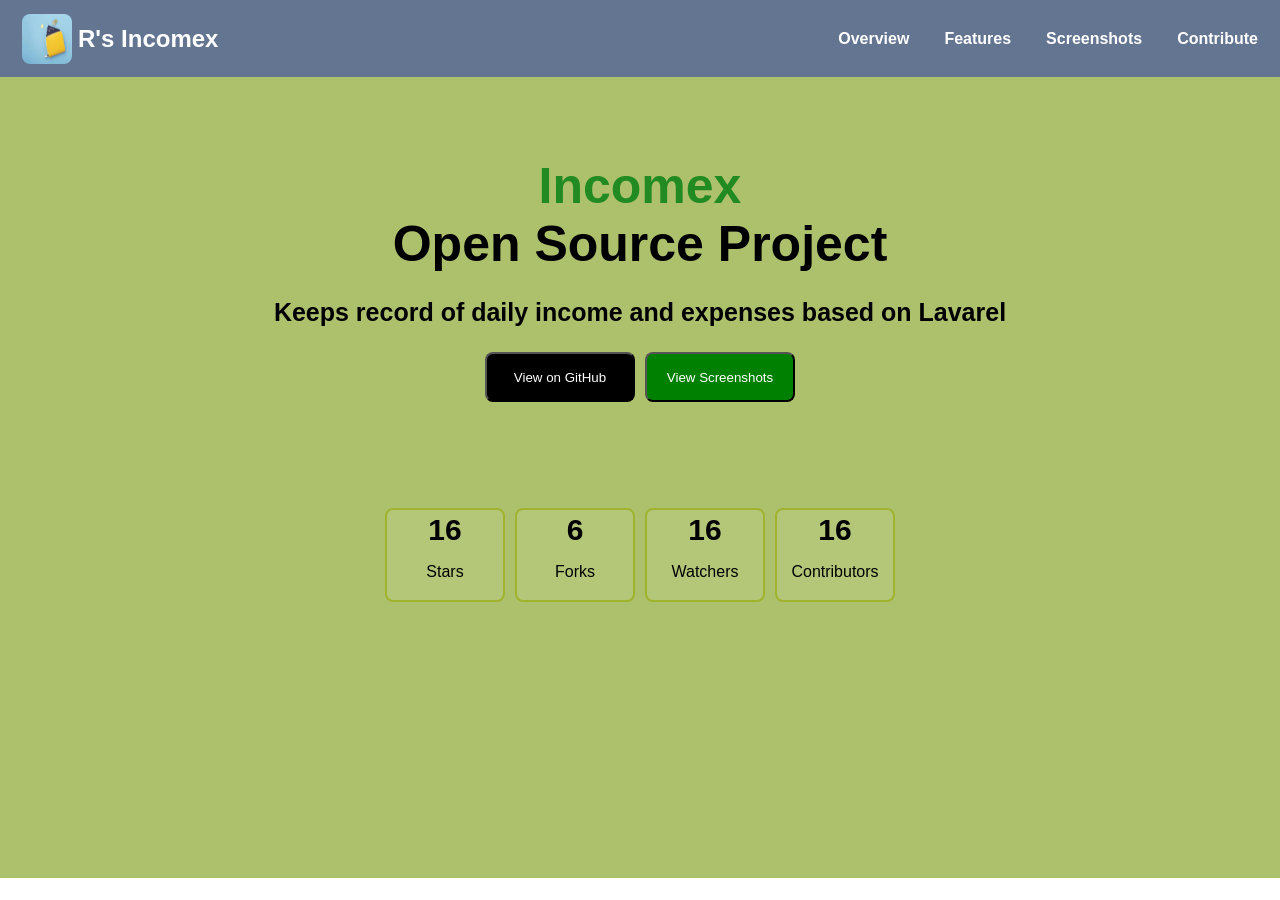
<file: index.html>
<!DOCTYPE html>
<html lang="en">
<head>
    <meta charset="UTF-8">
    <meta name="viewport" content="width=device-width, initial-scale=1.0">
    <title>Index of Expense Tracker</title>
    <link rel="stylesheet" href="/index.css">
    <script src="/index.js" defer></script>
</head>
<body>
     <header class="header">
    <div class="left">
      <img src="/Img/credit-card-in-wallet-with-coins-on-blue-background.webp" />
      <h2>R's Incomex</h2>
    </div>

    <div class="right">
      <nav>
        <!-- <button class="search">Search</button> -->
        <ul>
          <li>Overview</li>
          <li>Features</li>
          <li>Screenshots</li>
          <li>Contribute</li>
        </ul>
      </nav>
    </div>

    <div class="menu-icon">☰</div>

  </header>
  <main>
    <div class="firstpage">
      <div class="text">
        <h1 class="title">Incomex</h1>
        <h1>Open Source Project</h1>
        <h3>Keeps record of daily income and expenses based on Lavarel</h3>
      </div>

      <div class="buttons">
        <button class="gitbtn">View on GitHub</button>
        <button class="navigate">View Screenshots</button>
      </div>

      <div class="floatingbuttons">
        <div class="card">
          <h2>16</h2>
          <p>Stars</p>
        </div>
        <div class="card">
          <h2>6</h2>
          <p>Forks</p>
        </div>
        <div class="card">
          <h2>16</h2>
          <p>Watchers</p>
        </div>
        <div class="card">
          <h2>16</h2>
          <p>Contributors</p>
        </div>
      </div>

    </div>
 </main>

</body>
</html>
</file>
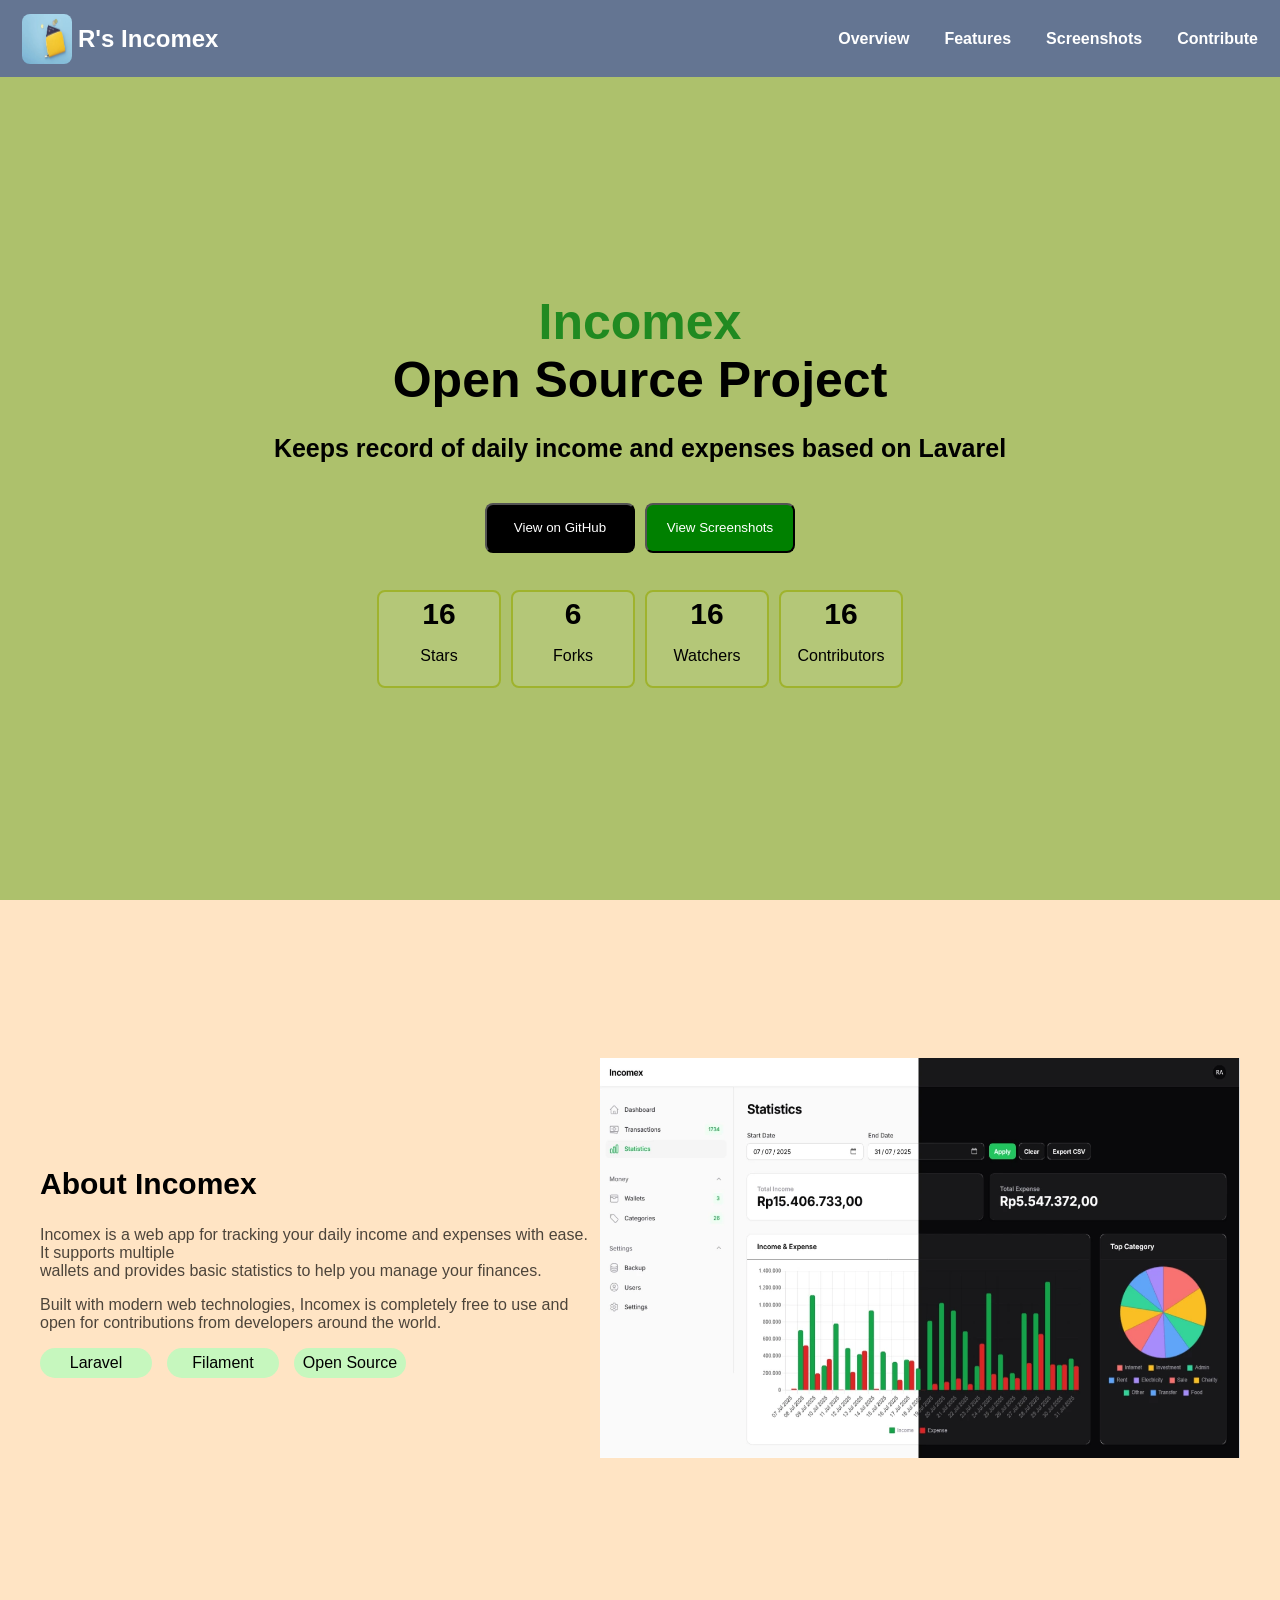
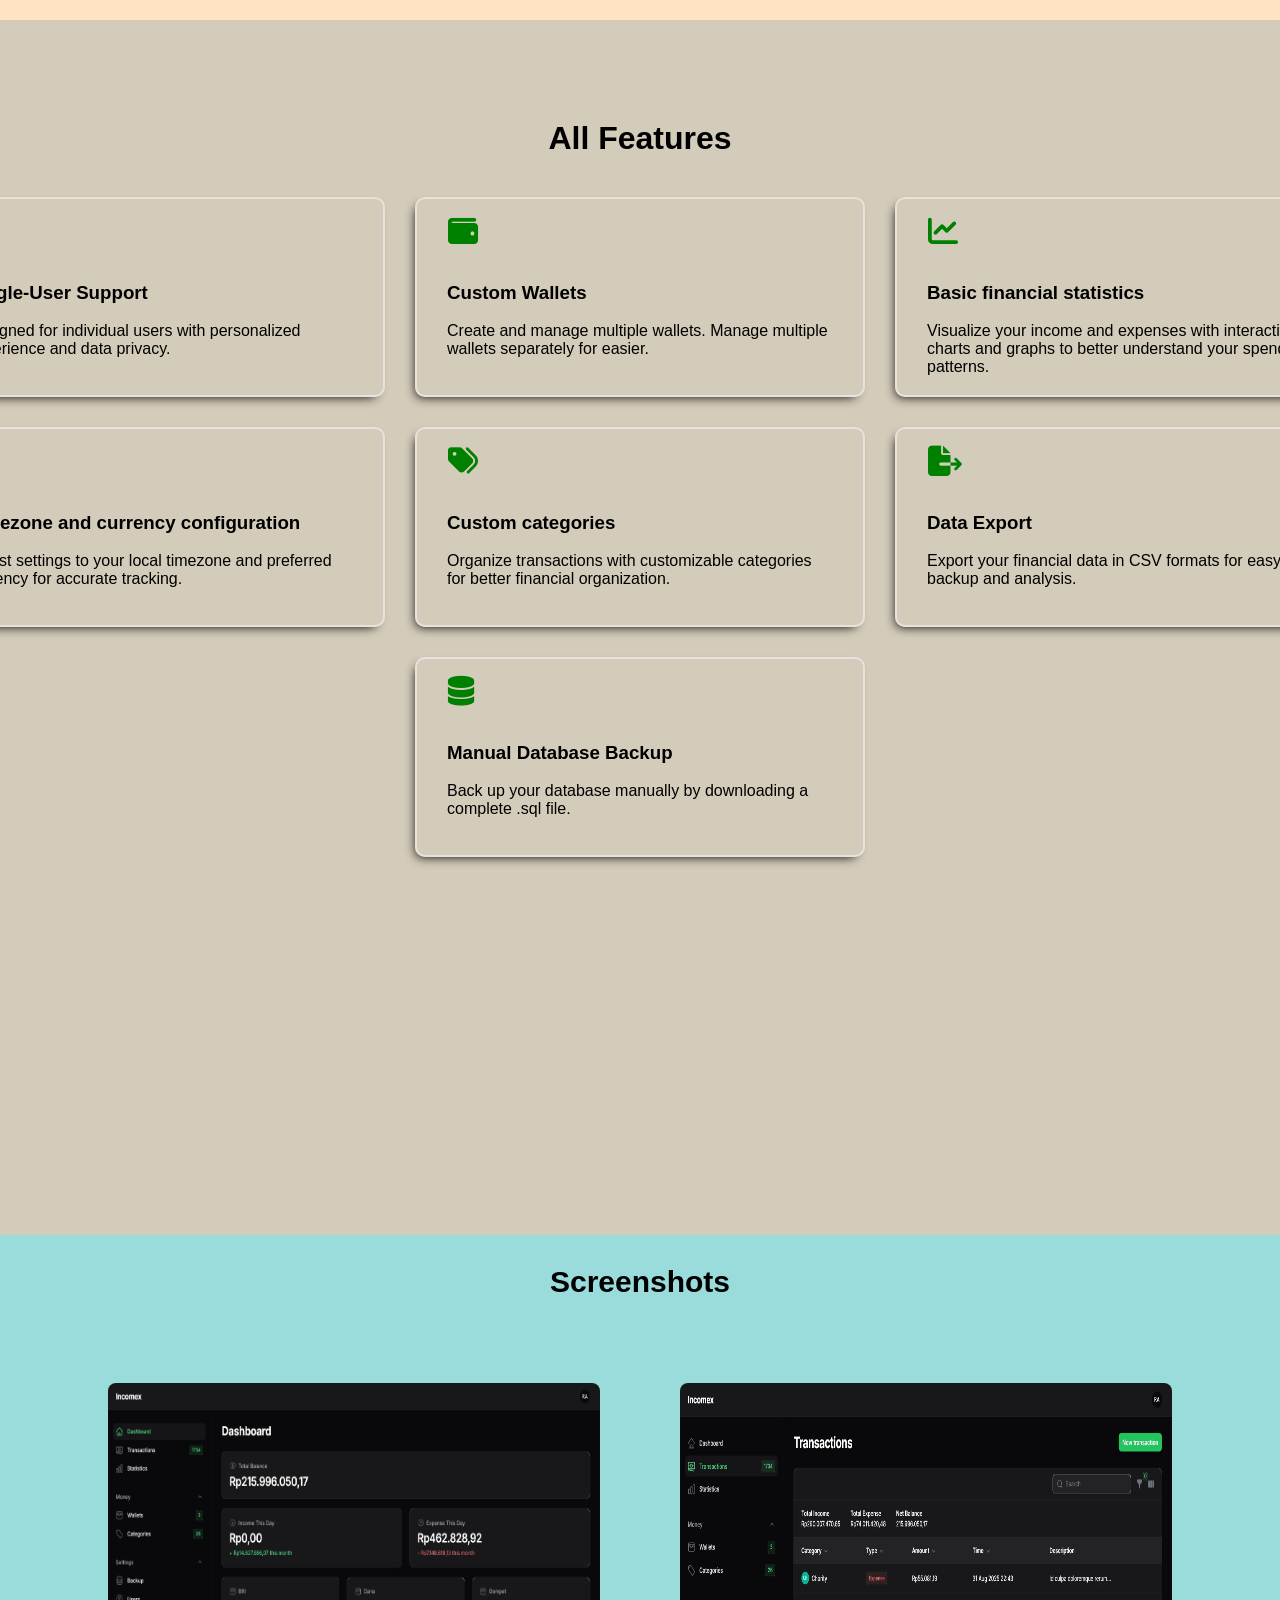
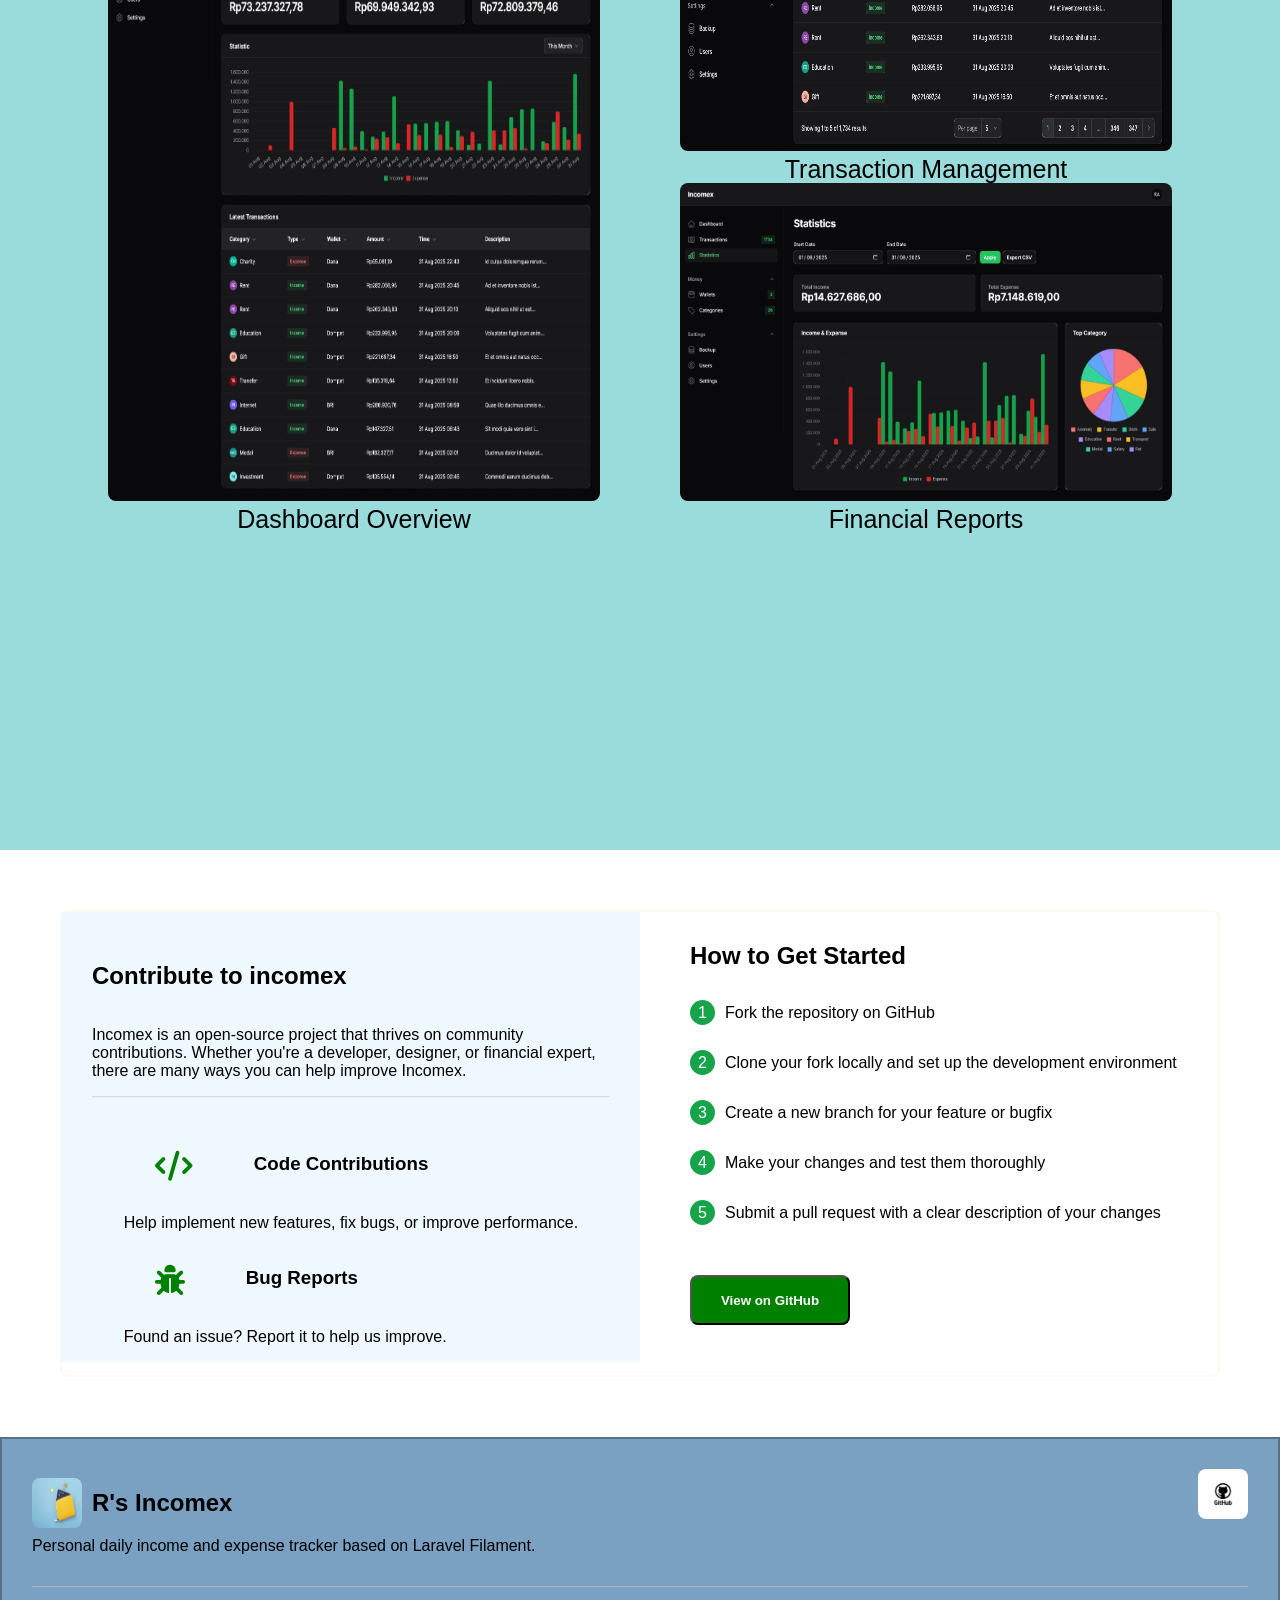
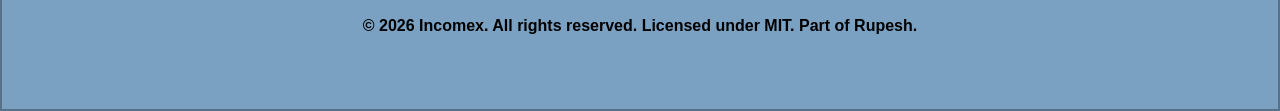
<file: Tracker.html>
<!doctype html>
<html lang="en">

<head>
  <meta charset="UTF-8" />
  <meta name="viewport" content="width=device-width, initial-scale=1.0" />
  <title>R's Incomex</title>
  <link class="favicon" rel="icon" href="/Img/credit-card-in-wallet-with-coins-on-blue-background.webp" />
  <link rel="stylesheet" href="/Tracker.css" />
  <link rel="stylesheet" href="https://cdnjs.cloudflare.com/ajax/libs/font-awesome/6.5.0/css/all.min.css">
  <!-- <link rel="stylesheet" href="/CssForTracker.css"> -->
  <script src="/Tracker.js" defer> </script>

</head>

<body>
  <header class="header">
    <div class="left">
      <img src="/Img/credit-card-in-wallet-with-coins-on-blue-background.webp" />
      <h2>R's Incomex</h2>
    </div>

    <div class="right">
      <nav>
        <!-- <button class="search">Search</button> -->
        <ul>
          <li><a href="#AboutPage">Overview</a></li>
          <li><a href="#Features">Features</a></li>
          <li><a href="#Screenshots">Screenshots</a></li>
          <li><a href="#Contribute">Contribute</a></li>
        </ul>
      </nav>
    </div>

    <button class="menu-icon">☰</button>

  </header>

  <main>
    <div class="firstpage">
      <div class="text">
        <h1 class="title">Incomex</h1>
        <h1>Open Source Project</h1>
        <h3>Keeps record of daily income and expenses based on Lavarel</h3>
      </div>

      <div class="buttons">
        <button class="gitbtn">View on GitHub</button>
        <button class="navigate">View Screenshots</button>
      </div>

      <div class="floatingbuttons">
        <div class="card">
          <h2>16</h2>
          <p>Stars</p>
        </div>
        <div class="card">
          <h2>6</h2>
          <p>Forks</p>
        </div>
        <div class="card">
          <h2>16</h2>
          <p>Watchers</p>
        </div>
        <div class="card">
          <h2>16</h2>
          <p>Contributors</p>
        </div>
      </div>
      
    </div>

    <div class="AboutPage" id="AboutPage">

      <div class="Aboutleft">
        <h2>About Incomex</h2>
        <p class="para">
          Incomex is a web app for tracking your daily income and expenses
          with ease. It supports multiple<br> wallets and provides basic
          statistics to help you manage your finances.
        </p>

        <p class="para">
          Built with modern web
          technologies, Incomex is completely free to use and open for
          contributions from developers around the world.
        </p>

        <div class="tags">
          <a>Laravel</a>
          <a>Filament</a>
          <a>Open Source</a>
        </div>

      </div>

      <div class="Aboutright">
        <img src="/Img/main.webp">
      </div>
    </div>

    <div class="Features" id="Features">
      <h1>All Features</h1>

      <div class="StyleFeature">
        <div class="FeatureCard">
          <i class="fa-solid fa-user icons"></i>
          <h3>Single-User Support</h3>
          <p>Designed for individual users with personalized experience and data privacy.</p>
        </div>
        <div class="FeatureCard">
          <i class="fa-solid fa-wallet icons"></i>
          <h3>Custom Wallets </h3>
          <p>Create and manage multiple wallets. Manage multiple wallets separately for easier.</p>
        </div>
        <div class="FeatureCard">
          <i class="fa-solid fa-chart-line icons"></i>
          <h3>Basic financial statistics</h3>
          <p>Visualize your income and expenses with interactive charts and graphs to better understand your spending
            patterns.</p>
        </div>
        <div class="FeatureCard">
          <i class="fa-solid fa-globe icons"></i>

          <h3>Timezone and currency configuration</h3>
          <p>Adjust settings to your local timezone and preferred currency for accurate tracking.</p>
        </div>
        <div class="FeatureCard">
          <i class="fa-solid fa-tags icons"></i>

          <h3>Custom categories</h3>
          <p>Organize transactions with customizable categories for better financial organization.</p>
        </div>
        <div class="FeatureCard">
          <i class="fa-solid fa-file-export icons"></i>

          <h3>Data Export</h3>
          <p>Export your financial data in CSV formats for easy backup and analysis.</p>
        </div>
        <div class="FeatureCard seventhCard">
          <i class="fa-solid fa-database icons"></i>

          <h3>Manual Database Backup</h3>
          <p>Back up your database manually by downloading a complete .sql file.</p>
        </div>
      </div>
    </div>

    <section class="Screenshots" id="Screenshots">

      <h2>Screenshots</h2>

      <div class="ssPage">
        <figure class="img1">
          <img class="imgOne" src="/Img/1.webp" alt="Dashboard">
          <figcaption>Dashboard Overview</figcaption>
        </figure>

        <figure class="img2">
          <img class="imgTwo" src="/Img/2.webp" alt="Transaction Management">
          <figcaption>Transaction Management</figcaption>
        </figure>

        <figure class="img3">
          <img class="imgThree" src="/Img/3.webp" alt="Financial Reports">
          <figcaption>Financial Reports</figcaption>
        </figure>
      </div>
    </section>

    <section class="Contribute" id="Contribute">

      <div class="left">

        <div class="contributeText">
          <h2>Contribute to incomex</h2>

          <p>Incomex is an open-source project that thrives on community contributions. Whether
            you're a developer, designer, or financial expert, there are many ways you can help
            improve Incomex.</p>
          <hr>
        </div>

        <div class="iElement">

          <div class="firsti">
            <i class="fa-solid fa-code icons"></i>
            <h3>Code Contributions</h3>
          </div>
          <p>Help implement new features, fix bugs, or improve performance.</p>


          <div class="secondi">
            <i class="fa-solid fa-bug icons"></i>
            <h3>Bug Reports</h3>
          </div>
          <p>Found an issue? Report it to help us improve.</p>

        </div>
      </div>

      <div class="right">
        <h2>How to Get Started</h2>

        <ol class="steps">
          <li>Fork the repository on GitHub</li>
          <li>Clone your fork locally and set up the development environment</li>
          <li>Create a new branch for your feature or bugfix</li>
          <li>Make your changes and test them thoroughly</li>
          <li>Submit a pull request with a clear description of your changes</li>
        </ol>

        <button class="gitbtn">View on GitHub</button>


      </div>
    </section>



    <section class="footer">

      <div class="upperFooter">

        <div class="fleft">
          <div class="firstel">
            <img class="footerIcon" src="/Img/credit-card-in-wallet-with-coins-on-blue-background.webp" />
            <h2>R's Incomex</h2>
          </div>

          <div class="pa">
            Personal daily income and expense tracker based on Laravel Filament.

          </div>
        </div>

        <div class="fright">
          <img class="footerIcon" src="/Img/New-IMAGE.png" alt="GitHub icon">
        </div>
      </div>

      <div class="lowerFooter">
        <hr>

        <b><p>© 2026 Incomex. All rights reserved. Licensed under MIT. Part of Rupesh.</p></b>

      </div>


    </section>




  </main>
</body>

</html>
</file>
<file: index.css>
* {
  font-family: Arial, sans-serif;
  box-sizing: border-box;
}

body {
  padding: 0;
  margin: 0;
  box-sizing: border-box;
}

.header {
  display: flex;
  background-color: rgb(100, 117, 146);
  align-items: center;
  justify-content: space-between;
  padding: 0 22px;
  height: 77px;
  width: 100%;
  /* position:sticky; */
}

.left {
  display: flex;
  align-items: center;
  gap: 6px;
}

.header .left img {
  height: 50px;
  width: 50px;
  border-radius: 8px;
}

.header .left h2 {
  color: white;
  font-weight: bold;
}

nav ul {
  display: flex;
  list-style: none;
  gap: 35px;
  color: white;
  font-weight: bold;
}



.firstpage {
  min-height: 89vh;
  background-color: rgb(173, 193, 108);
}

h1 {
  margin: 0;
}

.text {
  display: flex; 
  flex-direction: column;  
  align-items: center;
  justify-content: center;
  /* height: 100vh; */
  padding-top: 80px;
}

.title {
  color: rgb(33, 138, 33);
}

.text h1 {
  font-weight: bold;
  font-size: 50px;
  text-align: center;
}

.text h3 {
  font-size: 25px;
  text-align: center;
}

.buttons {
  display: flex;
  justify-content: center;
  gap: 10px;
  border-radius: 8px;
  /* margin: -65px 0; */

}

.gitbtn:hover, .navigate:hover {
  transform: translateY(-3px);
  box-shadow: 8px 7px 12px -2px rgb(90 142 94);

}

.gitbtn {
  height: 50px;
  background-color: black;
  color: white;
  border-radius: 8px;
  width: 150px;
  cursor: pointer;
  transition: transform 0.5s ease, box-shadow 0.2s ease;
}

.navigate {
  height: 50px;
  background-color: green;
  color: white;
  border-radius: 8px;
  width: 150px;
  cursor: pointer;
  transition: transform 0.2s ease, box-shadow 0.2s ease;
}

.floatingbuttons {
  height: 200px;
  display: flex;
  justify-content: center;
  align-items: flex-end;
  gap: 10px;
}

.card:hover {
  transform: translate(-8px, -8px) scale(1.05);
}

.card {
  border: 2px solid rgb(159, 179, 45);
  height: 94px;
  width: 120px;
  background-color: rgb(180, 199, 120);
  display: flex;
  flex-direction: column;
  align-items: center;
  justify-content: center;
  transition: transform 0.3s ease;
  cursor: pointer;
  border-radius: 8px;
}

.floatingbuttons div h2 {
  padding: 0;
  margin: 0;
  font-size: 30px;
}

.menu-icon {
  display: none;
  font-size: 25px;
  color: white;
  cursor: pointer;
}

/* For Responsiveness */


@media(max-width:745px) {

  /* For navbar */

  .right {
    display: none;
  }

  .menu-icon {
    display: block;
  }

  .right.active {
    display: block;
    width: 100%;
    position: absolute;
    background-color: rgb(173, 193, 108);
    top: 77px;
    left: 0;

  }


  .right nav ul {
    flex-direction: column;
    width: 100%;
    padding: 15px;
    gap: 10px;
  }

  .right nav ul li {
    color: black;
    border-radius: 8px;
    background-color: rgb(204, 221, 152);
    width: 100%;
    padding: 15px;
    margin: 0;

  }

  .text.active {
    display: none;
  }


}

/* For buttons */

@media (max-width:640px) {

  .buttons {
    flex-direction: column;
    align-items: center;
  }

  .floatingbuttons {
    flex-wrap: wrap;
  }

}
</file>
<file: Tracker.css>
* {
  font-family: Arial, sans-serif;
  scroll-behavior: smooth;
}

body {
  padding: 0;
  margin: 0;
  box-sizing: border-box;
}

.header {
  position: fixed;
  display: flex;
  background-color: rgb(100, 117, 146);
  align-items: center;
  justify-content: space-between;  /* -------------------layout breaker --------------------*/
  padding: 0 22px;
  height: 77px;
  box-sizing: border-box;
  width: 100%;
 
}



.left {
  display: flex;
  align-items: center;
  gap: 6px;
}

.header .left img {
  height: 50px;
  width: 50px;
  border-radius: 8px;
}

.header .left h2 {
  color: white;
  font-weight: bold;
}

nav ul {
  display: flex;
  list-style: none;
  gap: 35px;
  font-weight: bold; 
}


nav ul li a {
color: white ;
text-decoration: none;
transition: 0.3s;
}

nav ul li a:hover{
  color: #16a34a;
}



.menu-icon {
  background: none;
  border: none;
  font-size: 30px;
  color: white;
  display: none;
}


@media (max-width:768px) {

  .right {
    display: none;
  }

  .menu-icon {
    display: block;
  }

  .right.active {
    display: block;
    width: 100%;
    position: absolute;
    background-color: rgb(173, 193, 108);
    top: 77px;
    left: 0;

  }


  .right nav ul {
    flex-direction: column;
    width: 100%;
    padding: 15px;
    gap: 10px;
  }

  .right nav ul li {
    font-size: 25px;
    color: black;
    border-radius: 8px;
    background-color: rgb(204, 221, 152);
    width: 100%;
    padding: 15px;
  }

}


.firstpage {
  height: 100vh;
  display: flex;
  flex-direction: column;
  justify-content: center;
  background-color: rgb(173, 193, 108);
}


h1 {
  margin: 0;
}

.text {
  display: flex;
  flex-direction: column;
  align-items: center;
  justify-content: center;
  padding: 80px 0;
  
}


.title {
  color: rgb(33, 138, 33);
}

.text h1 {
  font-weight: bold;
  font-size: 50px;
}

.text h3 {
  font-size: 25px;
}

.buttons {
  display: flex;
  justify-content: center;
  gap: 10px;
  border-radius: 8px;
  margin: -65px 0;

}

.gitbtn:hover,
.navigate:hover {
  transform: translateY(-3px);
  box-shadow: 8px 7px 12px -2px rgb(90 142 94);

}

.gitbtn {
  height: 50px;
  background-color: black;
  color: white;
  border-radius: 8px;
  width: 150px;
  cursor: pointer;
  transition: transform 0.5s ease, box-shadow 0.2s ease;
}

.navigate {
  height: 50px;
  background-color: green;
  color: white;
  border-radius: 8px;
  width: 150px;
  cursor: pointer;
  transition: transform 0.2s ease, box-shadow 0.2s ease;
}

.floatingbuttons {
  height: 200px;
  display: flex;
  justify-content: center;
  align-items: flex-end;
  gap: 10px;
}

.card:hover {
  transform: translate(-8px, -8px) scale(1.05);
}

.card {
  border: 2px solid rgb(159, 179, 45);
  height: 94px;
  width: 120px;
  background-color: rgb(180, 199, 120);
  display: flex;
  flex-direction: column;
  align-items: center;
  justify-content: center;
  transition: transform 0.3s ease;
  cursor: pointer;
  border-radius: 8px;
}

.floatingbuttons div h2 {
  padding: 0;
  margin: 0;
  font-size: 30px;
}

.AboutPage {
  height: 80vh;
  display: flex;
  justify-content: center;
  align-items: center;
  gap: 10px;
  padding: 0 40px;
  background-color: bisque;
}

.Aboutleft h2 {
  font-size: 30px;
}

.para {
  opacity: 0.7;
}

.Aboutright img {
  height: 25rem;
  width: 40rem;
}

.tags {
  display: flex;
  gap: 15px;

}

.tags a {
  background-color: rgb(198, 247, 190);
  height: 18px;
  width: 112px;
  padding: 6px 0px;
  border-radius: 18px;
  ;
  text-align: center;
}

.Features {
  height: 135vh;
  background-color: rgb(212, 204, 186);
}

.Features h1 {
  text-align: center;
  padding: 100px 0 40px 0;
}

.StyleFeature {
  display: grid;
  grid-template-columns: 450px 450px 450px;
  grid-template-rows: 200px 200px 200px;
  gap: 30px;
  justify-content: center;

}

.FeatureCard {
  border: 2px solid rgba(239, 230, 230, 0.799);
  border-radius: 10px;
  box-shadow: -4px 5px 11px -5px;
  cursor: pointer;
}


.icons {
  padding: 17px 31px;
  font-size: 30px;
  color: green;
}


.FeatureCard p,
h3 {
  padding: 0 30px;
}

.seventhCard {
  grid-column: 2/3;
}


.Screenshots {
  background-color: rgb(154, 220, 220);
  height: 135vh;
}


.ssPage {
  margin: 68px;
  display: grid;
  grid-template-columns: repeat(2, 1fr);
  grid-template-rows: 400px 350px;
}

figure img {
  height: 100%;
  width: 100%;
  border-radius: 8px;  
}


figcaption {
  text-align: center;
  font-size: 25px;
  gap: 10px;
}

.img1 {
  grid-row: 1/3;
}

.Screenshots h2 {
  text-align: center;
  font-size: 30px;
  margin: 0;
  padding-top: 30px;
}

.Contribute {
  display: flex;
  /* height: 89vh; */
  border: 2px solid rgba(237, 237, 217, 0.3);
  margin: 60px;
  border-radius: 8px;
}



.Contribute .left {
  background-color: aliceblue;
  display: flex;
  flex-direction: column;
  justify-content: center;
  width: 50%;
  height: 100%; /* confuse : why 100% height is creating space */
}

.contributeText hr {
  margin: 0;
  opacity: 0.3;
}

.contributeText {
  display: flex;
  flex-direction: column;
  margin: 30px;
  height: fit-content;
}

.iElement {
  margin-left: 0;
}


.firsti,
.secondi {
  display: flex;
}

.Contribute .right {
  display: flex;
  width: 50%;
  flex-direction: column;
  align-items: left;
}

.Contribute .right ol {
  display: flex;
  flex-direction: column;
  gap: 25px;
  margin: 0 10px;
}

.Contribute .right h2 {
  margin: 30px 50px;
}

.steps {
  list-style: none;
  counter-reset: num;
}

.steps li {
  counter-increment: num;
}

.steps li::before {
  content: counter(num);
  background-color: #16a34a;
  width: 25px;
  height: 25px;
  display: inline-flex;
  justify-content: center;
  align-items: center;
  border-radius: 50%;
  color: white;
  margin-right: 10px;
}


.right button {
  background-color: green;
  width: 10rem;
  margin: 50px;
  height: 50px;
  border-radius: 8px;
  color: white;
  font-weight: 600;
}


/* For footer */


.footer {
  height: 30vh;
  background-color: rgb(123, 161, 194);
  border: 2px solid rgba(0, 0, 0, 0.3);
}

.upperFooter {
  display: flex;
  justify-content: space-between;
  margin: 30px;
}

.firstel {
  display: flex;
  gap: 10px;
  align-items: center;
}

.firstel img, .fright img {
  border-radius: 8px;
}

.footerIcon {
  height: 50px;
  width: 50px;
}

.lowerFooter hr {
  margin: 30px;
  opacity: 0.3;
}

.lowerFooter p {
  text-align: center;
}
</file>
